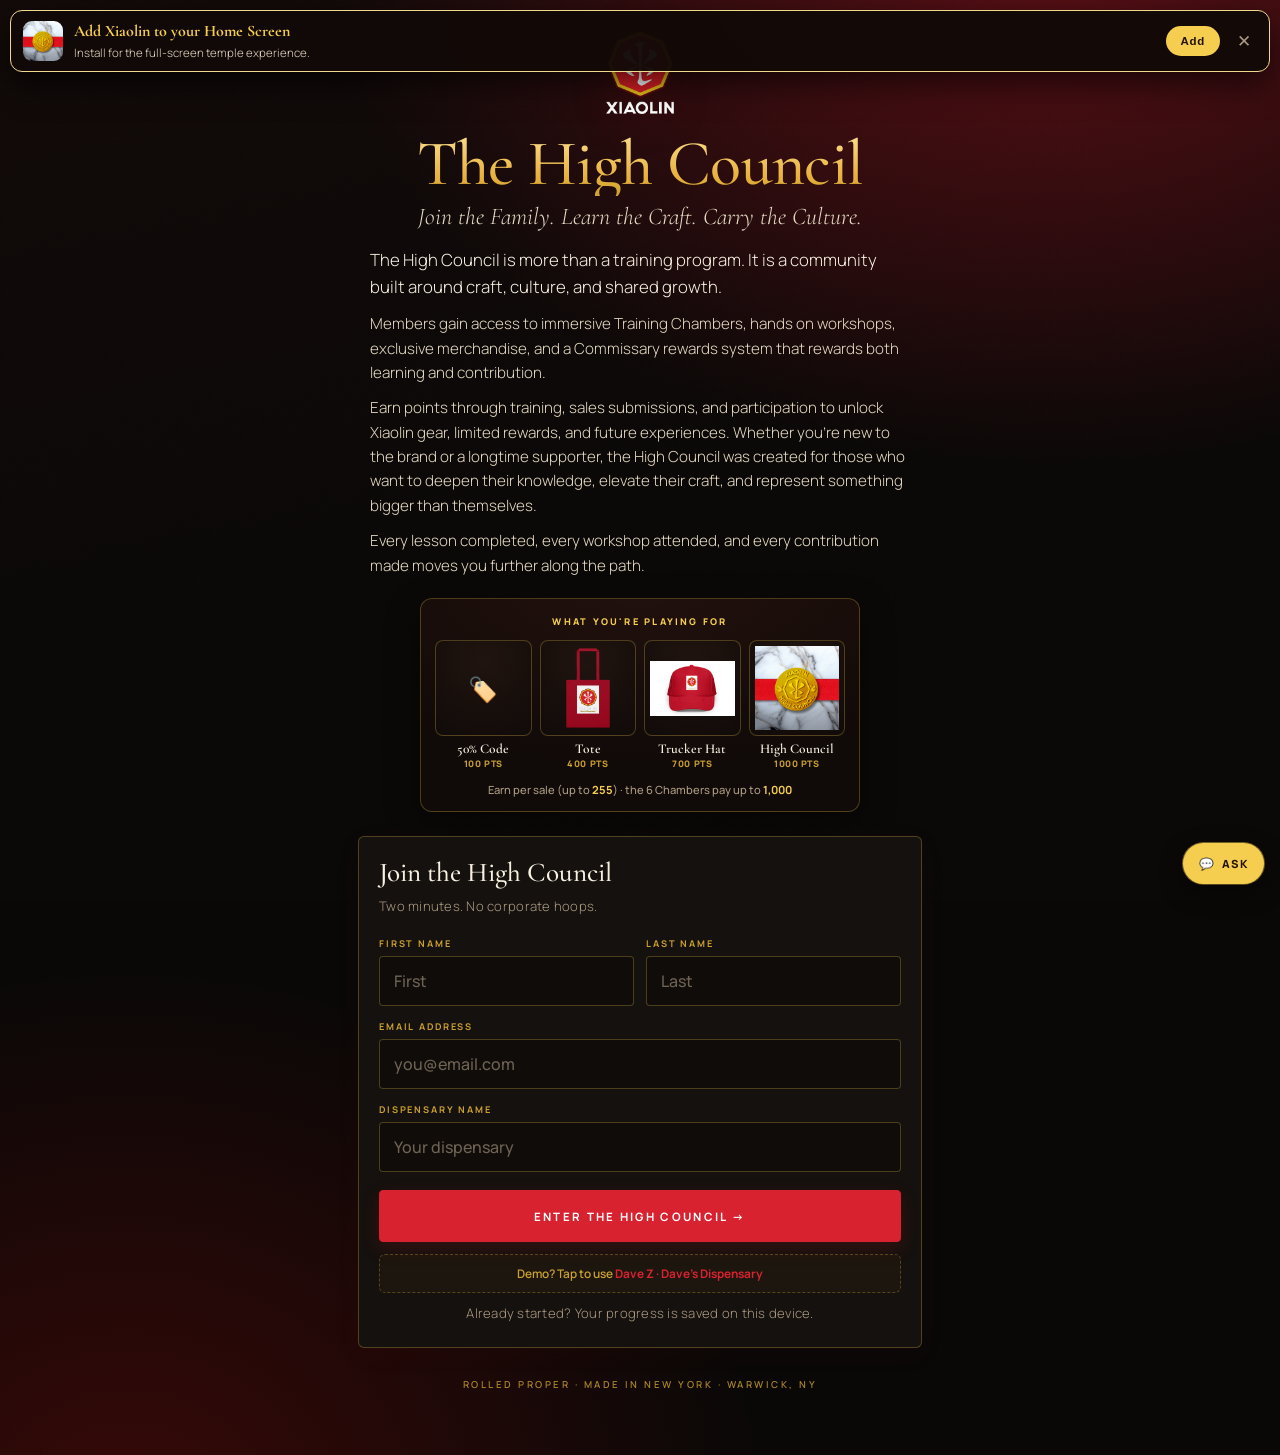
<file: index.html>
<!DOCTYPE html>
<html lang="en">
<head>
<meta charset="UTF-8">
<meta name="viewport" content="width=device-width, initial-scale=1, maximum-scale=1, viewport-fit=cover">
<title>Made in Xiaolin · The High Council</title>
<meta name="description" content="Budtender training for Made in Xiaolin — Colorado's only creative rolling studio. Learn the lineup, pass the quizzes, earn the merch. Rolled Proper.">
<meta name="theme-color" content="#0a0807">
<link rel="icon" href="img/xiaolin-logo.png">
<!-- Installable PWA → launches fullscreen (standalone) on mobile -->
<link rel="manifest" href="manifest.json">
<meta name="mobile-web-app-capable" content="yes">
<meta name="apple-mobile-web-app-capable" content="yes">
<meta name="apple-mobile-web-app-status-bar-style" content="black-translucent">
<meta name="apple-mobile-web-app-title" content="Xiaolin">
<link rel="apple-touch-icon" href="img/icon-192.png">
<!-- Open Graph for shareability -->
<meta property="og:title" content="Made in Xiaolin · The High Council">
<meta property="og:description" content="Train on the lineup, pass the quizzes, earn the merch. Rolled Proper.">
<meta property="og:image" content="img/cannagars/godfather.png">
<meta property="og:type" content="website">
<link rel="preconnect" href="https://fonts.googleapis.com">
<link rel="preconnect" href="https://fonts.gstatic.com" crossorigin>
<link href="https://fonts.googleapis.com/css2?family=Cormorant+Garamond:ital,wght@0,400;0,500;0,600;1,400;1,500&family=Manrope:wght@300;400;500;600;700;800&family=Noto+Serif+SC:wght@300;500;700&display=swap" rel="stylesheet">
<link rel="stylesheet" href="styles.css">
<link rel="stylesheet" href="gates.css">
<script defer src="gates.js"></script>
</head>
<body>
<div class="paper-noise"></div>
<div class="wrap"><div id="app"></div></div>
<script src="a2hs.js"></script>
<script src="data.js"></script>
<script src="app.js"></script>
</body>
</html>
</file>
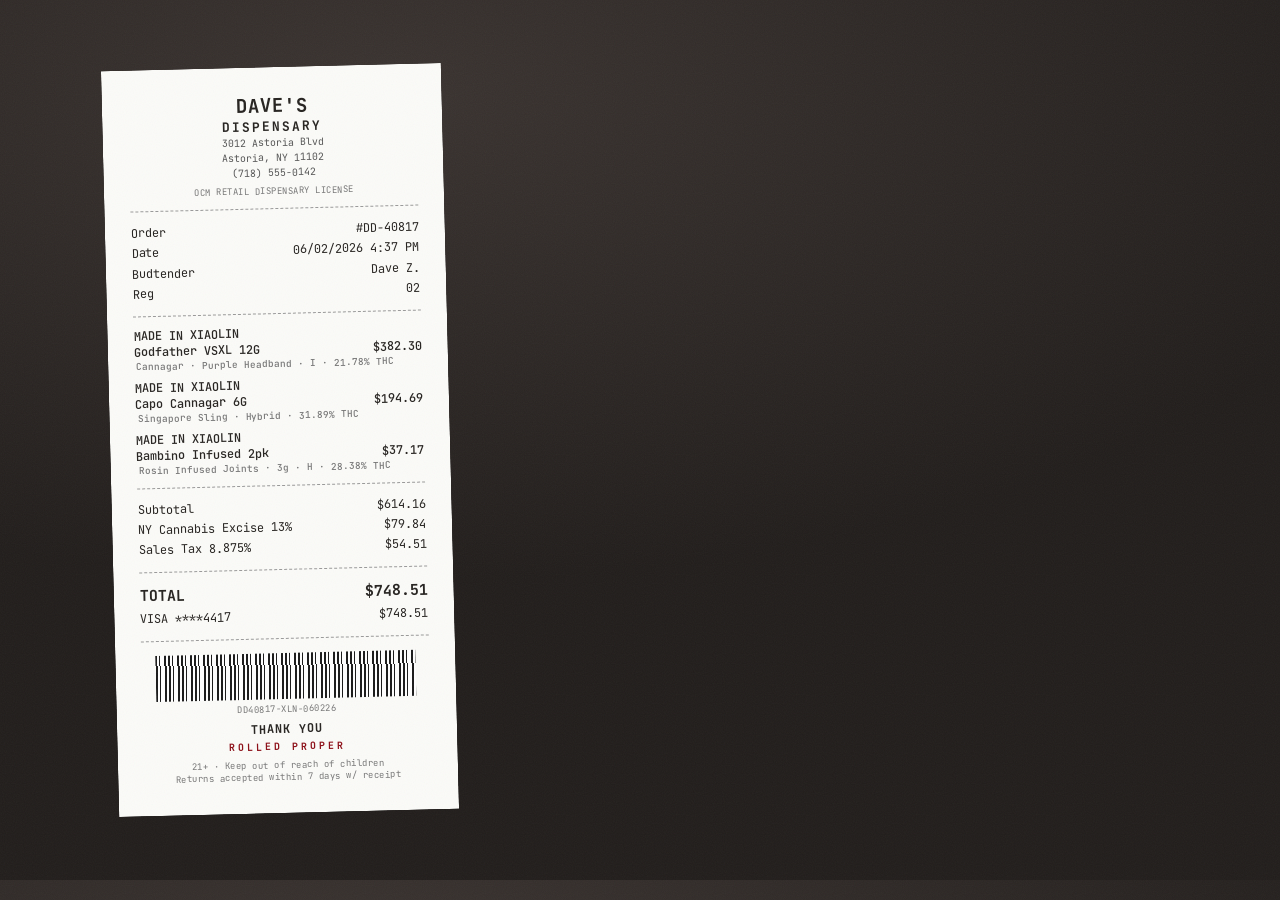
<file: tools/receipt.html>
<!DOCTYPE html>
<html><head><meta charset="UTF-8">
<style>
  @import url('https://fonts.googleapis.com/css2?family=JetBrains+Mono:wght@400;500;700&display=swap');
  *{margin:0;padding:0;box-sizing:border-box}
  body{width:560px;height:880px;display:flex;align-items:center;justify-content:center;
    background:
      radial-gradient(120% 80% at 30% 10%, #3a3330, #211d1b 70%),
      #1c1917;
    font-family:'JetBrains Mono',monospace;}
  /* subtle counter grain */
  body:after{content:"";position:absolute;inset:0;opacity:.05;pointer-events:none;
    background-image:url("data:image/svg+xml,%3Csvg xmlns='http://www.w3.org/2000/svg' width='120' height='120'%3E%3Cfilter id='n'%3E%3CfeTurbulence type='fractalNoise' baseFrequency='.9' numOctaves='2'/%3E%3C/filter%3E%3Crect width='100%25' height='100%25' filter='url(%23n)'/%3E%3C/svg%3E");}
  .receipt{
    width:340px;background:#fbfbf8;color:#1a1a1a;padding:26px 26px 30px;
    transform:rotate(-1.4deg);
    box-shadow:0 30px 60px rgba(0,0,0,.55), 0 6px 16px rgba(0,0,0,.4);
    position:relative;
    /* torn-ish top/bottom via zigzag mask */
    -webkit-mask:
      linear-gradient(#000 0 0) padding-box,
      linear-gradient(#000 0 0);
  }
  /* faded thermal print */
  .receipt *{font-family:'JetBrains Mono',monospace;color:#262320}
  .center{text-align:center}
  .brand{font-weight:700;font-size:19px;letter-spacing:1px}
  .small{font-size:10px;line-height:1.5;color:#555}
  .xs{font-size:9px;color:#777;letter-spacing:.5px}
  hr{border:0;border-top:1px dashed #999;margin:11px 0}
  .row{display:flex;justify-content:space-between;font-size:12px;line-height:1.7}
  .item{font-size:12px;font-weight:500;margin-top:7px}
  .item .ln{display:flex;justify-content:space-between}
  .item .meta{font-size:9.5px;color:#777;padding-left:2px}
  .tot{font-weight:700;font-size:14px}
  .big{font-size:15px}
  .barcode{height:46px;margin:14px auto 4px;width:90%;
    background:repeating-linear-gradient(90deg,#1a1a1a 0 2px,#fff 2px 4px,#1a1a1a 4px 5px,#fff 5px 9px,#1a1a1a 9px 11px,#fff 11px 13px);}
  .thanks{font-weight:700;font-size:12px;letter-spacing:1px;margin-top:6px}
  .seal{font-size:10px;letter-spacing:3px;color:#8c0d16;font-weight:700;margin-top:3px}
</style></head>
<body>
  <div class="receipt">
    <div class="center">
      <div class="brand">DAVE'S</div>
      <div class="brand" style="font-size:13px;letter-spacing:2px">DISPENSARY</div>
      <div class="small">3012 Astoria Blvd<br>Astoria, NY 11102<br>(718) 555-0142</div>
      <div class="xs" style="margin-top:5px">OCM RETAIL DISPENSARY LICENSE</div>
    </div>
    <hr>
    <div class="row"><span>Order</span><span>#DD-40817</span></div>
    <div class="row"><span>Date</span><span>06/02/2026  4:37 PM</span></div>
    <div class="row"><span>Budtender</span><span>Dave Z.</span></div>
    <div class="row"><span>Reg</span><span>02</span></div>
    <hr>

    <div class="item"><div class="ln"><span>MADE IN XIAOLIN</span><span></span></div>
      <div class="ln"><span>Godfather VSXL 12G</span><span>$382.30</span></div>
      <div class="meta">Cannagar · Purple Headband · I · 21.78% THC</div></div>

    <div class="item"><div class="ln"><span>MADE IN XIAOLIN</span><span></span></div>
      <div class="ln"><span>Capo Cannagar 6G</span><span>$194.69</span></div>
      <div class="meta">Singapore Sling · Hybrid · 31.89% THC</div></div>

    <div class="item"><div class="ln"><span>MADE IN XIAOLIN</span><span></span></div>
      <div class="ln"><span>Bambino Infused 2pk</span><span>$37.17</span></div>
      <div class="meta">Rosin Infused Joints · 3g · H · 28.38% THC</div></div>

    <hr>
    <div class="row"><span>Subtotal</span><span>$614.16</span></div>
    <div class="row"><span>NY Cannabis Excise 13%</span><span>$79.84</span></div>
    <div class="row"><span>Sales Tax 8.875%</span><span>$54.51</span></div>
    <hr>
    <div class="row tot big"><span>TOTAL</span><span>$748.51</span></div>
    <div class="row"><span>VISA ****4417</span><span>$748.51</span></div>
    <hr>
    <div class="center">
      <div class="barcode"></div>
      <div class="xs">DD40817-XLN-060226</div>
      <div class="thanks">THANK YOU</div>
      <div class="seal">ROLLED PROPER</div>
      <div class="xs" style="margin-top:6px">21+ · Keep out of reach of children<br>Returns accepted within 7 days w/ receipt</div>
    </div>
  </div>
</body></html>
</file>
<file: styles.css>
/* Made in Xiaolin — Roller Academy. Dark luxe theme matching madeinxiaolin.com
   (black #000 / signature gold #f5ce50 / deep red #780a0a) + the SYPP Cloud Bar
   deck's lacquer-red hero. Black + gold + red. */
:root{
  --bg:#0a0807; --bg2:#1f0e0b;
  --ink:#f8f1e2; --ink-soft:#e6dac4; --mute:#ab9a82; --dim:#8b7a68;
  --red:#d8222f; --red-deep:#9a1320; --red-br:#ff5a4a;
  --gold:#f5ce50; --gold-deep:#caa12f; --gold-soft:#f0d98a;
  --line:rgba(245,206,80,.24); --line-soft:rgba(245,206,80,.10);
  --card:#15110e; --card-line:rgba(245,206,80,.26);
  --good:#48b478; --good-soft:rgba(72,180,120,.13);
  --serif:'Cormorant Garamond',Georgia,serif;
  --sc:'Noto Serif SC',serif;
  --sans:'Manrope',-apple-system,BlinkMacSystemFont,'Segoe UI',sans-serif;
}
*{margin:0;padding:0;box-sizing:border-box}
html{scroll-behavior:smooth;-webkit-text-size-adjust:100%;text-size-adjust:100%}
body{
  background:
    radial-gradient(95% 60% at 82% -4%, rgba(154,19,32,.55), transparent 60%),
    radial-gradient(80% 60% at 10% 104%, rgba(122,10,10,.4), transparent 62%),
    linear-gradient(168deg, #120a09, var(--bg) 55%) fixed;
  background-color:var(--bg);
  color:var(--ink);font-family:var(--sans);font-weight:300;-webkit-font-smoothing:antialiased;
  min-height:100vh;min-height:100dvh;
  overflow-x:hidden;overscroll-behavior-y:none;
  -webkit-tap-highlight-color:transparent;
}
.paper-noise{position:fixed;inset:0;z-index:0;pointer-events:none;opacity:.05;mix-blend-mode:overlay;
  background-image:url("data:image/svg+xml,%3Csvg xmlns='http://www.w3.org/2000/svg' width='140' height='140'%3E%3Cfilter id='n'%3E%3CfeTurbulence type='fractalNoise' baseFrequency='.85' numOctaves='2'/%3E%3C/filter%3E%3Crect width='100%25' height='100%25' filter='url(%23n)' opacity='.5'/%3E%3C/svg%3E");}
.wrap{position:relative;z-index:1;max-width:600px;margin:0 auto;
  padding:0 max(18px,env(safe-area-inset-left)) calc(64px + env(safe-area-inset-bottom)) max(18px,env(safe-area-inset-right));}

/* top bar */
.topbar{display:flex;align-items:center;justify-content:space-between;padding:calc(14px + env(safe-area-inset-top)) 2px 14px;}
.topbar .brand{display:flex;align-items:center;gap:10px}
.topbar .brand img{height:34px;width:auto}
.topbar .brand .nm{font-family:var(--serif);font-size:1.15rem;color:var(--gold);font-weight:600;line-height:1;letter-spacing:.01em}
.topbar .brand .ac{font-size:.52rem;letter-spacing:.34em;text-transform:uppercase;color:var(--gold-deep);font-weight:700;margin-top:3px}
.topbar .pts{font-size:.62rem;letter-spacing:.18em;text-transform:uppercase;color:var(--gold-deep);font-weight:700;text-align:right}
.topbar .pts b{display:block;font-family:var(--serif);font-size:1.5rem;color:var(--gold);font-weight:600;letter-spacing:0}

.kicker{font-size:.66rem;letter-spacing:.34em;text-transform:uppercase;color:var(--gold);font-weight:700;margin-bottom:.9rem}
h1{font-family:var(--serif);font-weight:500;font-size:clamp(2.2rem,7vw,3.4rem);line-height:1;letter-spacing:-.01em;
  color:var(--gold);background:linear-gradient(180deg,#fbe08f,#e8b13c 70%,#caa12f);-webkit-background-clip:text;background-clip:text;-webkit-text-fill-color:transparent}
h2{font-family:var(--serif);font-weight:500;font-size:1.7rem;line-height:1.05;color:var(--ink);margin-bottom:.5rem}
h3{font-weight:700;font-size:.95rem;color:var(--ink)}
.lead{font-size:1.08rem;font-weight:300;line-height:1.55;color:var(--ink-soft);}
p{font-weight:300;line-height:1.62;color:var(--ink-soft);}
.serif-i{font-family:var(--serif);font-style:italic;color:var(--gold-deep);font-weight:500}
.gold{color:var(--gold-deep);font-weight:600}.red-t{color:var(--red);font-weight:600}
.hr{height:2px;background:linear-gradient(90deg,var(--gold),var(--red),transparent);border:0;margin:1.4rem 0;opacity:.75}
.sub{font-size:.82rem;color:var(--mute);letter-spacing:.02em;margin-top:.4rem}
.tag{display:inline-block;border:1px solid var(--line);border-radius:2px;padding:.4em 1em;font-size:.6rem;letter-spacing:.24em;text-transform:uppercase;color:var(--gold-deep);font-weight:700}

/* hero cover */
.cover{text-align:center;padding:30px 6px 10px}
.cover .seal{height:84px;width:auto;margin:0 auto 18px;display:block;filter:drop-shadow(0 4px 18px rgba(90,8,14,.25))}
.cover h1{font-size:clamp(2.6rem,9vw,4rem)}
.cover .promise{font-family:var(--serif);font-style:italic;font-size:1.5rem;color:var(--ink-soft);margin-top:.4rem}
.cover .marque{display:flex;align-items:center;justify-content:center;gap:.8rem;font-size:.6rem;letter-spacing:.3em;text-transform:uppercase;color:var(--mute);margin:18px 0 6px;font-weight:600;flex-wrap:wrap}
.cover .marque .x{color:var(--gold);font-family:var(--serif);font-style:italic;font-size:1.2rem;letter-spacing:0}

/* cards */
.card{background:var(--card);border:1px solid var(--card-line);border-radius:6px;padding:22px 20px;margin:14px 0;box-shadow:0 6px 24px rgba(90,8,14,.07)}
.card.flush{padding:0;overflow:hidden}
.cover .cover-desc{max-width:540px;margin:16px auto 4px;text-align:left}
.cover .cover-desc p{font-size:.95rem;line-height:1.6;color:var(--ink-soft);margin:0 0 .7rem}
.cover .cover-desc p:first-child{font-size:1.05rem;color:var(--ink)}
.two-col{display:flex;gap:12px}
.two-col .field{flex:1;min-width:0}
.field{margin-top:14px}
label{display:block;font-size:.58rem;letter-spacing:.2em;text-transform:uppercase;color:var(--gold-deep);font-weight:700;margin-bottom:6px}
input{width:100%;padding:13px 14px;background:#0f0c0a;border:1.5px solid var(--card-line);border-radius:4px;
  font-family:var(--sans);font-size:16px;color:var(--ink);font-weight:500;transition:border-color .15s,box-shadow .15s}
input:focus{outline:none;border-color:var(--gold);box-shadow:0 0 0 3px rgba(245,206,80,.14)}
input::placeholder{color:#6f6354}

.btn{display:block;width:100%;padding:16px 0;margin-top:18px;background:var(--red);color:#fff;border:1.5px solid var(--red);
  border-radius:4px;font-family:var(--sans);font-size:.72rem;font-weight:700;letter-spacing:.2em;text-transform:uppercase;
  cursor:pointer;box-shadow:0 6px 18px rgba(179,18,31,.22);transition:all .16s;text-align:center;
  touch-action:manipulation;-webkit-user-select:none;user-select:none;min-height:52px}
.btn:active{transform:scale(.985);box-shadow:0 3px 10px rgba(179,18,31,.2)}
.btn:disabled{opacity:.4;cursor:not-allowed;transform:none}
.btn.ghost{background:transparent;color:var(--red);box-shadow:none}
.btn.ghost:hover{background:rgba(179,18,31,.06)}
.btn.gold{background:var(--gold);border-color:var(--gold);box-shadow:0 6px 18px rgba(169,121,26,.28);color:#241400}
.btn.gold:hover{background:var(--gold-deep)}

.err{color:var(--red);font-size:.78rem;margin-top:10px;font-weight:600;display:none}
.err.show{display:block}
.demo-hint{text-align:center;margin-top:12px;font-size:.74rem;color:var(--gold-deep);font-weight:600;cursor:pointer;
  border:1px dashed var(--card-line);border-radius:6px;padding:9px 10px;background:rgba(169,121,26,.05);touch-action:manipulation}
.demo-hint:active{background:rgba(169,121,26,.12)}
.demo-hint strong{color:var(--red)}

/* progress */
.prog-outer{background:var(--line-soft);border-radius:8px;height:12px;overflow:hidden;margin:8px 0 4px}
.prog-inner{background:linear-gradient(90deg,var(--gold),var(--red));height:100%;width:0;transition:width .5s;border-radius:8px}
.prog-label{font-size:.72rem;color:var(--mute);font-weight:600;letter-spacing:.04em}

/* training modules */
/* Chamber titles centered on the Modules page (level + title stacked & centered, bonus below) */
.mod-head{display:flex;flex-direction:column;align-items:center;text-align:center;gap:5px;margin:24px 0 10px;padding-bottom:9px;border-bottom:1px solid var(--line-soft)}
.mod-head .mod-lvl{display:inline-block;font-size:.54rem;letter-spacing:.18em;text-transform:uppercase;font-weight:800;
  color:#241400;background:var(--gold);padding:3px 8px;border-radius:100px;margin-right:9px;vertical-align:middle}
.mod-head .mod-ttl{font-family:var(--serif);font-size:1.35rem;color:var(--ink);font-weight:600}
.mod-head .mod-bonus{flex-shrink:0;font-size:.62rem;letter-spacing:.1em;text-transform:uppercase;font-weight:800;color:var(--gold-deep);white-space:nowrap}
.mod-head.done .mod-bonus{color:var(--good)}
.mod-head.done .mod-lvl{background:var(--good);color:#fff}
.mod-head.capstone .mod-lvl{background:linear-gradient(180deg,#fbe08f,#caa12f);color:#241400}
.mod-head.capstone .mod-ttl{color:var(--gold)}
.sect-card.council-card{background:radial-gradient(120% 120% at 50% 0%, #1c0a08, #100a08 75%);border-color:var(--gold-soft)}
.sect-card.council-card .st{color:var(--gold)}
.sect-card.council-card.locked{opacity:.6}

/* section grid */
.sect-grid{display:grid;grid-template-columns:1fr 1fr;gap:12px;margin:16px 0}
.sect-card{display:block;text-decoration:none;color:var(--ink);background:var(--card);border:1px solid var(--card-line);
  border-radius:6px;padding:16px 15px;position:relative;transition:transform .15s,box-shadow .15s,border-color .15s}
.sect-card:hover{transform:translateY(-2px);box-shadow:0 8px 20px rgba(90,8,14,.1);border-color:var(--red)}
.sect-card.passed{border-color:var(--good);background:var(--good-soft)}
.sect-card.locked{opacity:.55;pointer-events:none}
.sect-card .sn{font-size:.56rem;letter-spacing:.2em;text-transform:uppercase;color:var(--gold-deep);font-weight:700}
.sect-card .st{font-family:var(--serif);font-size:1.25rem;font-weight:600;color:var(--ink);line-height:1.05;margin-top:3px}
.sect-card .sd{font-size:.7rem;color:var(--mute);margin-top:3px}
.sect-card .badge{position:absolute;top:12px;right:13px;font-size:1rem;font-weight:800}
.sect-card.passed .badge{color:var(--good)}

/* training reading view */
/* Full product image, never cropped — natural aspect, scales to width */
.reader-hero{display:block;width:100%;height:auto;object-fit:contain;border-radius:8px;margin-bottom:10px;border:1px solid var(--card-line);background:#1c0f0b}
.reader p{margin:0 0 .62rem;font-size:1.02rem;line-height:1.6}
.reader p:empty{margin-bottom:.5rem}
.reader p:first-of-type{font-size:1.1rem;color:var(--ink)}
.reader strong, .chamber-intro strong, .cs-body strong{color:var(--gold);font-weight:700}
/* lesson sub-headings + lists (so specs / "When to recommend" read as sections, not run-ons) */
.reader h4{font-family:var(--serif);font-size:1.18rem;color:var(--gold);font-weight:700;margin:1.25rem 0 .5rem;line-height:1.25;text-align:center}
.reader h4:first-child{margin-top:.25rem}
.reader ul{margin:.35rem 0 1rem;padding:0;list-style:none}
.reader ul li{position:relative;padding-left:1.15rem;margin:.32rem 0;font-size:1.0rem;line-height:1.5}
.reader ul li::before{content:"•";color:var(--gold);position:absolute;left:.1rem;top:-.02rem;font-weight:700}
/* spec sheet: label left, value right, each on its own line */
.reader ul.specs{margin:.4rem 0 1rem;border-top:1px solid var(--line-soft)}
.reader ul.specs li{display:flex;justify-content:space-between;align-items:baseline;gap:14px;
  padding:.46rem 0;margin:0;border-bottom:1px solid var(--line-soft)}
.reader ul.specs li::before{content:none}
.reader ul.specs li b{color:var(--ink-soft);font-weight:600}
.reader ul.specs li span{color:var(--gold-deep);font-weight:700;text-align:right;white-space:nowrap}

/* Submit Sales banner (Commissary Contributions) — tappable, never distorted */
.sale-banner{display:block;margin:14px 0;border-radius:12px;overflow:hidden;border:1px solid var(--gold-soft);
  box-shadow:0 6px 18px rgba(90,8,14,.18);transition:transform .15s,box-shadow .15s}
.sale-banner:hover{transform:translateY(-2px);box-shadow:0 10px 28px rgba(90,8,14,.30)}
.sale-banner img{display:block;width:100%;height:auto}

/* prominent store CTA */
.store-cta{display:flex;align-items:center;gap:13px;margin:12px 0;padding:14px 16px;text-decoration:none;
  border-radius:12px;border:1px solid var(--gold-soft);color:var(--ink);
  background:linear-gradient(100deg,#fff7e6,#fdeecb);box-shadow:0 6px 18px rgba(156,119,34,.18);
  transition:transform .15s,box-shadow .15s}
.store-cta:hover{transform:translateY(-2px);box-shadow:0 10px 26px rgba(156,119,34,.28)}
.store-cta .sc-ico{font-size:1.7rem;flex-shrink:0}
.store-cta .sc-t{flex:1;display:flex;flex-direction:column;line-height:1.15}
.store-cta .sc-t b{font-family:var(--serif);font-size:1.3rem;font-weight:600;color:var(--red-deep)}
.store-cta .sc-t small{font-size:.78rem;color:var(--ink-soft);margin-top:2px}
.store-cta .sc-go{flex-shrink:0;font-size:.66rem;letter-spacing:.14em;text-transform:uppercase;font-weight:800;color:var(--gold-deep)}

/* national leaderboard */
.lb-hero{text-align:center;margin:10px 0 16px;padding:18px;border-radius:14px;
  background:radial-gradient(120% 120% at 50% 0%,#2a0f0c,#140b08);border:1px solid var(--gold-soft)}
.lb-rank-big{font-family:var(--serif);font-size:3rem;font-weight:700;color:var(--gold);line-height:1}
.lb-rank-sub{color:#e7c9ad;font-size:.92rem;line-height:1.5;margin-top:4px}
.lb-list{display:flex;flex-direction:column;gap:8px}
.lb-row{display:flex;align-items:center;gap:12px;padding:11px 13px;background:var(--card);
  border:1px solid var(--card-line);border-radius:11px}
.lb-row.top{border-color:var(--gold-soft);background:linear-gradient(100deg,#fffaf0,#fdf3da)}
.lb-row.me{border-color:var(--red);box-shadow:0 0 0 2px rgba(154,18,27,.18)}
.lb-rank{flex-shrink:0;width:38px;text-align:center;font-weight:800;font-size:1.1rem;color:var(--gold-deep)}
.lb-row.top .lb-rank{font-size:1.4rem}
.lb-who{flex:1;min-width:0}
.lb-n{font-family:var(--serif);font-size:1.18rem;font-weight:600;line-height:1.1;display:flex;align-items:center;gap:7px}
.lb-you{font-family:var(--sans);font-size:.56rem;letter-spacing:.12em;font-weight:800;color:#fff;background:var(--red);padding:2px 6px;border-radius:100px}
.lb-s{font-size:.76rem;color:var(--mute);margin-top:1px;white-space:nowrap;overflow:hidden;text-overflow:ellipsis}
.lb-pts{flex-shrink:0;text-align:right;font-weight:800;color:var(--red-deep);font-size:1.05rem}
.lb-pts span{display:block;font-size:.56rem;letter-spacing:.1em;text-transform:uppercase;color:var(--mute);font-weight:700}

/* centered home header */
.dash-head{text-align:center;margin:6px 0 4px}
.dash-head .kicker{text-align:center;margin-bottom:6px}
.member-name{font-family:var(--serif);font-size:1.15rem;color:var(--ink-soft);font-style:italic;margin-bottom:8px}
.dash-title{text-align:center;font-size:clamp(2.2rem,8vw,3rem);margin:0 auto}

/* temple-gate CTA button */
.chambers-cta{display:block;text-decoration:none;margin:18px 0;border-radius:14px;overflow:hidden;position:relative;
  border:1px solid var(--gold-soft);box-shadow:0 8px 24px rgba(90,8,14,.18);transition:transform .15s,box-shadow .15s}
.chambers-cta:hover{transform:translateY(-2px);box-shadow:0 12px 30px rgba(90,8,14,.26)}
.chambers-cta:active{transform:scale(.99)}
.chambers-cta img{display:block;width:100%;height:auto}
.chambers-cta .cc-hint{position:absolute;left:0;right:0;bottom:0;padding:9px 10px 10px;text-align:center;
  font-size:.66rem;letter-spacing:.12em;font-weight:800;color:#f5ce50;text-transform:uppercase;
  background:linear-gradient(180deg,transparent,rgba(10,6,4,.85))}
.gate-cta{display:block;text-decoration:none;text-align:center;margin:18px 0;padding:30px 18px 26px;border-radius:16px 16px 7px 7px;position:relative;overflow:hidden;
  background:linear-gradient(rgba(18,7,5,.62),rgba(18,7,5,.74)), url(img/gate-doors.jpg) center/cover;
  border:2px solid var(--gold-soft);box-shadow:0 12px 34px rgba(0,0,0,.5), inset 0 0 60px rgba(0,0,0,.45);
  transition:transform .15s, box-shadow .15s}
.gate-cta:active{transform:scale(.99)}
.gate-cta:before{content:"";position:absolute;top:0;bottom:0;left:50%;width:2px;margin-left:-1px;background:linear-gradient(180deg,transparent,rgba(245,206,80,.55),transparent)}
.gate-cta .gc-k{position:relative;font-size:.6rem;letter-spacing:.34em;text-transform:uppercase;color:var(--gold);font-weight:800}
.gate-cta .gc-t{position:relative;display:block;font-family:var(--serif);font-size:clamp(1.9rem,7.5vw,2.5rem);line-height:1.06;font-weight:600;margin:8px 0 6px;
  background:linear-gradient(180deg,#fbe899,#e8b13c 70%,#caa12f);-webkit-background-clip:text;background-clip:text;-webkit-text-fill-color:transparent;text-shadow:0 2px 30px rgba(245,206,80,.3)}
.gate-cta .gc-hint{position:relative;font-size:.66rem;letter-spacing:.1em;color:var(--ink-soft);font-weight:600}

/* chamber intro on All Chambers page */
.chamber-intro{margin:-2px 0 12px;padding:12px 14px;border-left:3px solid var(--gold-soft);background:rgba(245,206,80,.05);border-radius:0 8px 8px 0}
.chamber-intro p{margin:0 0 .5rem;font-size:.86rem;line-height:1.55;color:var(--ink-soft)}
.chamber-intro p:last-child{margin-bottom:0}

/* chamber complete + final screens */
.complete-screen{text-align:center;padding:14px 0 10px}
.complete-screen .cs-seal{width:96px;height:96px;border-radius:50%;object-fit:cover;border:2px solid var(--gold-soft);margin:8px auto 14px;display:block;box-shadow:0 0 40px rgba(245,206,80,.4)}
.complete-screen .cs-seal.big{width:130px;height:130px;box-shadow:0 0 64px rgba(245,206,80,.6)}
.complete-screen .cs-body{text-align:left;max-width:520px;margin:14px auto 8px}
.complete-screen.final{padding-top:8px}

/* products */
.prod-row{display:flex;gap:14px;align-items:center;padding:14px 0;border-bottom:1px solid var(--line-soft)}
.prod-row:last-child{border-bottom:0}
.prod-row img{width:64px;height:64px;object-fit:contain;flex-shrink:0;filter:drop-shadow(0 4px 10px rgba(90,8,14,.18))}
.prod-row .pn{font-family:var(--serif);font-size:1.15rem;color:var(--ink);font-weight:600;line-height:1}
.prod-row .pl{font-size:.58rem;letter-spacing:.16em;text-transform:uppercase;color:var(--gold-deep);font-weight:700;margin:3px 0}
.prod-row .pinfo{flex:1;min-width:0}
.prod-row .pspecs{font-family:var(--sc);font-size:.72rem;color:var(--gold-deep);font-weight:500;margin:2px 0 3px;letter-spacing:.01em}
.prod-row .pprice{flex-shrink:0;align-self:flex-start;font-family:var(--serif);font-weight:600;font-size:1.25rem;color:var(--gold);margin-left:6px;white-space:nowrap}
.prod-row .pprice.none{font-size:.7rem;color:var(--dim);font-weight:600;font-family:var(--sans);letter-spacing:.04em;align-self:center}
.prod-row .pprice .pearn{display:block;font-family:var(--sans);font-size:.56rem;letter-spacing:.08em;text-transform:uppercase;color:var(--good);font-weight:800;margin-top:2px;text-align:right}
.prod-row .pb{font-size:.78rem;color:var(--mute);line-height:1.4}

/* official spec sheet */
.spec-link{display:block;text-decoration:none;margin:6px 0 4px}
.spec-sheet{width:100%;border-radius:6px;border:1px solid var(--card-line);box-shadow:0 6px 20px rgba(90,8,14,.1);display:block}
.spec-link span{display:block;text-align:center;font-size:.62rem;letter-spacing:.16em;text-transform:uppercase;color:var(--gold-deep);font-weight:700;margin-top:6px}

/* training movie CTA */
.movie-cta{display:block;text-decoration:none;background:linear-gradient(150deg,#5d090f,#7c0d15);color:#ffe6a8;
  border:1px solid var(--gold-soft);border-radius:8px;padding:15px 18px;margin:4px 0 16px;font-weight:700;font-size:.95rem;
  font-family:var(--serif);box-shadow:0 6px 18px rgba(90,8,14,.18);transition:transform .15s}
.movie-cta:active{transform:scale(.99)}
.movie-cta span{display:block;font-family:var(--sans);font-weight:500;font-size:.7rem;letter-spacing:.04em;color:#e7c9ad;margin-top:3px;text-transform:none}

/* quiz */
.qcard{background:var(--card);border:1px solid var(--card-line);border-radius:6px;padding:18px;margin:14px 0;transition:border-color .15s}
.qcard.correct{border-color:var(--good);background:var(--good-soft)}
.qcard.wrong{border-color:var(--red);background:rgba(216,34,47,.12)}
.qprompt{font-family:var(--serif);font-size:1.3rem;font-weight:600;color:var(--ink);line-height:1.2;margin-bottom:12px}
.qopt{display:flex;align-items:flex-start;gap:10px;padding:12px 14px;border:1.5px solid var(--card-line);border-radius:4px;
  cursor:pointer;background:#0f0c0a;margin-bottom:8px;transition:border-color .12s,background .12s}
.qopt:hover{border-color:var(--gold)}
.qopt.sel{border-color:var(--gold);background:rgba(245,206,80,.10)}
.qopt input{width:18px;height:18px;margin-top:2px;accent-color:var(--red);flex-shrink:0}
.qopt span{font-size:.92rem;color:var(--ink-soft);font-weight:400;line-height:1.35}
.qexplain{margin-top:10px;font-size:.82rem;color:var(--ink-soft);line-height:1.45;padding:10px 13px;background:rgba(169,121,26,.08);border-radius:4px;border-left:3px solid var(--gold)}
.qexplain strong{color:var(--ink)}

/* score / unlock */
.score{border-radius:8px;padding:24px;text-align:center;margin:18px 0;color:#fff}
.score.pass{background:linear-gradient(150deg,var(--good),#0f5c2d)}
.score.fail{background:linear-gradient(150deg,var(--red-deep),var(--red))}
.score .pct{font-family:var(--serif);font-size:3.2rem;line-height:1;font-weight:600}
.score .tag{color:rgba(255,255,255,.9);border:0;padding:0;display:block;margin-top:4px}
.score .msg{margin-top:10px;font-size:.92rem;line-height:1.5;color:rgba(255,255,255,.95)}

.unlock{background:linear-gradient(150deg,#5d090f,#7c0d15 60%,var(--gold-deep));color:#f7efdd;border-radius:10px;
  padding:26px 22px;text-align:center;margin:18px 0;box-shadow:0 14px 40px rgba(90,8,14,.3);border:1px solid var(--gold-soft)}
.unlock .ut{font-size:.6rem;letter-spacing:.3em;text-transform:uppercase;color:var(--gold-soft);font-weight:700}
.unlock h2{font-family:var(--serif);color:#fff;font-size:2rem;margin:8px 0 4px}
.unlock .code{font-family:var(--sc);font-size:1.5rem;letter-spacing:.12em;background:rgba(255,255,255,.1);
  border:1px dashed var(--gold-soft);padding:12px;border-radius:6px;margin:14px 0;color:#ffe6a8;font-weight:500;word-break:break-all}
.unlock .gv{font-size:.85rem;color:#e7c9ad;margin-top:8px}

/* code chip on dashboard */
.codechip{background:var(--gold);color:#241400;border-radius:6px;padding:14px 16px;text-align:center;margin:12px 0}
.codechip .l{font-size:.56rem;letter-spacing:.2em;text-transform:uppercase;font-weight:700}
.codechip .c{font-family:var(--sc);font-size:1.3rem;letter-spacing:.12em;margin-top:4px;font-weight:500}
.codechip.locked{background:rgba(245,206,80,.05);border:1px dashed var(--card-line);color:var(--mute)}

.perks{display:grid;grid-template-columns:1fr 1fr;gap:10px;margin-top:8px}
.perk{background:var(--card);border:1px solid var(--card-line);border-radius:6px;padding:14px}
.perk .pi{font-size:1.3rem}
.perk .pt{font-family:var(--serif);font-size:1.05rem;color:var(--ink);font-weight:600;margin-top:4px;line-height:1.05}
.perk .pp{font-size:.74rem;color:var(--mute);margin-top:3px;line-height:1.35}

/* cover earn-strip (merch hype) */
.earn-strip{margin:20px auto 0;max-width:440px;padding:16px 14px 14px;border-radius:12px;
  background:radial-gradient(120% 120% at 50% -10%, #23110d, #100a08 75%);border:1px solid var(--card-line);box-shadow:0 12px 34px rgba(0,0,0,.4)}
.earn-strip .es-head{font-size:.58rem;letter-spacing:.24em;text-transform:uppercase;color:var(--gold);font-weight:800;margin-bottom:12px}
.earn-strip .es-row{display:grid;grid-template-columns:repeat(4,1fr);gap:8px}
.es-item{display:flex;flex-direction:column;align-items:center}
.es-pic{width:100%;aspect-ratio:1;border-radius:8px;background:radial-gradient(120% 120% at 50% 20%,#20140f,#0c0807);
  border:1px solid var(--card-line);display:flex;align-items:center;justify-content:center;overflow:hidden}
.es-pic img{width:100%;height:100%;object-fit:contain;padding:5px}
.es-pic span{font-size:1.5rem}
.es-c{font-family:var(--serif);font-size:.84rem;color:var(--ink);font-weight:600;margin-top:6px;line-height:1.05;text-align:center}
.es-p{font-size:.56rem;letter-spacing:.06em;text-transform:uppercase;color:var(--gold-deep);font-weight:800;margin-top:1px}
.earn-strip .es-rule{font-size:.7rem;color:var(--mute);font-weight:500;margin-top:12px;text-align:center}
.earn-strip .es-rule b{color:var(--gold)}

/* points hero */
.pts-hero{position:relative;overflow:hidden;margin:16px 0 6px;padding:24px 20px 18px;border-radius:12px;text-align:center;
  background:radial-gradient(120% 100% at 50% -10%, #2a0f0c, #100a08 72%);border:1px solid var(--card-line);
  box-shadow:0 14px 40px rgba(0,0,0,.45)}
.pts-hero .ph-glow{position:absolute;top:-40%;left:50%;transform:translateX(-50%);width:240px;height:240px;
  background:radial-gradient(circle, rgba(245,206,80,.28), transparent 62%);pointer-events:none}
.pts-hero .ph-num{position:relative;font-family:var(--serif);font-weight:600;font-size:3.6rem;line-height:1;
  background:linear-gradient(180deg,#fbe899,#e8b13c 70%,#caa12f);-webkit-background-clip:text;background-clip:text;-webkit-text-fill-color:transparent}
.pts-hero .ph-num span{font-size:1rem;letter-spacing:.1em;text-transform:uppercase;margin-left:7px;-webkit-text-fill-color:var(--gold-deep)}
.pts-hero .ph-sub{position:relative;color:var(--ink-soft);font-size:.85rem;font-weight:600;margin-top:4px}
.pts-hero .ph-bar{position:relative;height:10px;border-radius:6px;background:rgba(245,206,80,.12);margin:18px 0 22px;overflow:visible}
.pts-hero .ph-fill{height:100%;border-radius:6px;background:linear-gradient(90deg,var(--red),var(--gold));box-shadow:0 0 14px rgba(245,206,80,.5);transition:width .6s}
.pts-hero .ph-cap{position:absolute;top:14px;transform:translateX(-50%);font-size:.54rem;letter-spacing:.05em;color:var(--dim);font-weight:700;white-space:nowrap}
.pts-hero .ph-cap.end{left:auto;right:0;transform:none;color:var(--gold)}
.pts-hero .ph-rule{position:relative;font-size:.74rem;color:var(--mute);font-weight:500}
.pts-hero .ph-rule b{color:var(--gold)}

/* rewards vault header */
.vault-head{display:flex;align-items:baseline;justify-content:space-between;margin:26px 0 10px}
.vault-head h3{font-family:var(--serif);font-size:1.5rem;color:var(--gold);font-weight:600}
.vault-link{font-size:.66rem;letter-spacing:.16em;text-transform:uppercase;color:var(--red-br);font-weight:700;text-decoration:none}

/* merch ladder */
.merch-ladder{display:flex;flex-direction:column;gap:12px}
.merch-ladder.compact{display:grid;grid-template-columns:1fr 1fr;gap:10px}
.ml-item{display:flex;gap:14px;align-items:center;background:var(--card);border:1px solid var(--card-line);border-radius:10px;overflow:hidden;transition:border-color .15s}
.merch-ladder.compact .ml-item{flex-direction:column;gap:0;text-align:center}
.ml-item.got{border-color:var(--gold);box-shadow:0 0 0 1px rgba(245,206,80,.3),0 8px 24px rgba(245,206,80,.08)}
.ml-item.locked{opacity:.82}
.ml-media{position:relative;width:108px;height:108px;flex-shrink:0;display:flex;align-items:center;justify-content:center;
  background:radial-gradient(120% 120% at 50% 20%, #20140f, #0c0807);overflow:hidden}
.merch-ladder.compact .ml-media{width:100%;height:120px}
.ml-media img{width:100%;height:100%;object-fit:contain;padding:8px}
.ml-item.locked .ml-media img{filter:grayscale(.55) brightness(.8)}
.ml-ico{font-size:2.6rem}
.ml-badge{position:absolute;bottom:6px;left:50%;transform:translateX(-50%);font-size:.56rem;letter-spacing:.08em;font-weight:800;
  text-transform:uppercase;padding:3px 9px;border-radius:100px;white-space:nowrap;
  background:rgba(0,0,0,.7);color:var(--gold);border:1px solid var(--card-line)}
.ml-item.got .ml-badge{background:var(--gold);color:#241400;border-color:var(--gold)}
.ml-body{padding:12px 14px 12px 0;flex:1;min-width:0}
.merch-ladder.compact .ml-body{padding:10px 10px 14px}
.ml-t{font-family:var(--serif);font-size:1.2rem;color:var(--ink);font-weight:600;line-height:1.05}
.ml-co{font-size:.6rem;letter-spacing:.14em;text-transform:uppercase;color:var(--gold-deep);font-weight:700;margin-top:3px}
.ml-d{font-size:.78rem;color:var(--mute);line-height:1.4;margin-top:5px}

/* bot apply button */
.hcb-apply{margin:8px 0 2px}
.hcb-apply button{background:var(--gold);color:#241400;border:none;border-radius:8px;padding:11px 16px;font-weight:800;
  font-size:.78rem;letter-spacing:.04em;cursor:pointer;width:100%;touch-action:manipulation}
.hcb-apply button:active{transform:scale(.98)}
.hcb-apply.done{background:var(--good-soft);border:1px solid var(--good);color:var(--good);border-radius:8px;padding:10px 14px;font-weight:700;font-size:.78rem;text-align:center}

/* admin App Expert card */
.expert-card{display:flex;align-items:center;gap:13px;cursor:pointer;margin:14px 0;padding:16px 16px;border-radius:10px;
  background:radial-gradient(120% 120% at 50% 0%,#2a0f0c,#15110e);border:1px solid var(--gold-soft);
  box-shadow:0 8px 24px rgba(0,0,0,.4)}
.expert-card:active{transform:scale(.99)}
.expert-card .ex-ico{font-size:1.9rem;flex-shrink:0}
.expert-card .ex-h{font-family:var(--serif);font-size:1.25rem;color:var(--gold);font-weight:600;line-height:1}
.expert-card .ex-d{font-size:.76rem;color:var(--ink-soft);line-height:1.4;margin-top:4px}
.expert-card .ex-go{flex-shrink:0;font-size:.6rem;letter-spacing:.14em;text-transform:uppercase;color:var(--gold);font-weight:800}
/* admin bot accent */
#hcBotPanel.admin{border-color:var(--gold)}
#hcBotPanel.admin .hcb-head{background:radial-gradient(120% 120% at 50% 0%,#3a1a06,#15110e)}
#hcBotPanel.admin .hcb-msg.user{background:var(--gold)}

/* support bot widget */
#hcBot{position:fixed;right:16px;bottom:calc(16px + env(safe-area-inset-bottom));z-index:60}
#hcBotBtn{display:flex;align-items:center;gap:7px;background:var(--gold);color:#241400;border:none;border-radius:100px;
  padding:12px 16px;font-family:var(--sans);font-weight:800;font-size:.74rem;letter-spacing:.08em;text-transform:uppercase;
  box-shadow:0 8px 24px rgba(0,0,0,.45),0 0 0 1px rgba(245,206,80,.5);cursor:pointer;touch-action:manipulation}
#hcBotBtn span{font-size:.7rem}
#hcBotBtn:active{transform:scale(.96)}
#hcBotPanel{position:fixed;right:14px;bottom:calc(72px + env(safe-area-inset-bottom));width:min(360px,calc(100vw - 28px));
  height:min(520px,70vh);background:#120c0a;border:1px solid var(--gold-soft);border-radius:14px;overflow:hidden;
  display:flex;flex-direction:column;box-shadow:0 20px 60px rgba(0,0,0,.6)}
.hcb-head{display:flex;align-items:center;justify-content:space-between;padding:13px 15px;
  background:radial-gradient(120% 120% at 50% 0%,#2a0f0c,#15110e);border-bottom:1px solid var(--card-line)}
.hcb-head span{font-family:var(--serif);font-size:1.1rem;color:var(--gold);font-weight:600}
.hcb-head button{background:none;border:none;color:var(--mute);font-size:1.1rem;cursor:pointer;padding:2px 6px}
.hcb-msgs{flex:1;overflow-y:auto;padding:14px;display:flex;flex-direction:column;gap:10px}
.hcb-msg{max-width:85%;padding:10px 13px;border-radius:12px;font-size:.86rem;line-height:1.45;white-space:pre-wrap;word-break:break-word}
.hcb-msg.assistant{background:var(--card);border:1px solid var(--card-line);color:var(--ink-soft);align-self:flex-start;border-bottom-left-radius:3px}
.hcb-msg.user{background:var(--gold);color:#241400;align-self:flex-end;font-weight:500;border-bottom-right-radius:3px}
.hcb-typing{letter-spacing:2px;color:var(--gold);animation:hcblink 1s infinite}
@keyframes hcblink{50%{opacity:.4}}
.hcb-input{display:flex;gap:8px;padding:11px;border-top:1px solid var(--card-line);background:#0f0c0a}
.hcb-input input{flex:1;padding:11px 13px;background:#1a1512;border:1px solid var(--card-line);border-radius:100px;color:var(--ink);font-size:15px}
.hcb-input button{flex-shrink:0;width:42px;border:none;border-radius:50%;background:var(--gold);color:#241400;font-size:1.1rem;font-weight:800;cursor:pointer}

/* High Council events */
.ev-list{display:flex;flex-direction:column;gap:10px}
.ev-row{display:flex;gap:13px;background:var(--card);border:1px solid var(--card-line);border-radius:10px;padding:13px 14px}
.ev-date{flex-shrink:0;width:50px;text-align:center;background:radial-gradient(120% 120% at 50% 0%,#2a0f0c,#100a08);border:1px solid var(--card-line);border-radius:8px;padding:8px 0;align-self:flex-start}
.ev-date .ev-mo{display:block;font-size:.56rem;letter-spacing:.14em;text-transform:uppercase;color:var(--gold);font-weight:800}
.ev-date .ev-day{display:block;font-family:var(--serif);font-size:1.5rem;color:var(--ink);font-weight:600;line-height:1}
.ev-date.tbd{display:flex;align-items:center;justify-content:center;min-height:46px}
.ev-date.tbd .ev-mo{font-size:.92rem;letter-spacing:.1em;color:var(--gold)}
.ev-actions{display:flex;gap:8px;margin-top:10px;flex-wrap:wrap}
.ev-act{font-size:.72rem;font-weight:700;text-decoration:none;padding:6px 12px;border-radius:100px;
  border:1px solid var(--card-line);color:var(--ink-soft);background:var(--card);transition:border-color .15s,color .15s}
.ev-act:hover{border-color:var(--gold);color:var(--gold-deep)}
.ev-act.reg{background:var(--red);color:#fff;border-color:var(--red)}
.ev-act.reg:hover{background:var(--red-deep);color:#fff;border-color:var(--red-deep)}
.ev-type{font-size:.56rem;letter-spacing:.14em;text-transform:uppercase;color:var(--gold-deep);font-weight:800}
.ev-t{font-family:var(--serif);font-size:1.15rem;color:var(--ink);font-weight:600;line-height:1.1;margin-top:2px}
.ev-note{font-size:.78rem;color:var(--mute);line-height:1.4;margin-top:3px}
.ev-where{font-size:.68rem;color:var(--gold-deep);font-weight:600;margin-top:4px}

/* Add-to-Home-Screen banner */
#a2hs{position:fixed;z-index:100001;left:10px;right:10px;
  background:rgba(18,10,8,.97);border:1px solid var(--gold-soft);box-shadow:0 12px 32px rgba(0,0,0,.6);
  border-radius:12px;transition:transform .42s cubic-bezier(.2,.85,.25,1)}
/* top variant (Android / desktop / "open in Safari" notice) */
#a2hs.a2-top{top:calc(10px + env(safe-area-inset-top));display:flex;align-items:center;gap:11px;
  padding:10px 12px;transform:translateY(-160%)}
#a2hs.a2-top.show{transform:translateY(0)}
/* bottom variant (iOS Safari install steps, anchored near the Share button) */
#a2hs.a2-bottom{bottom:calc(12px + env(safe-area-inset-bottom));padding:13px 14px 16px;transform:translateY(180%)}
#a2hs.a2-bottom.show{transform:translateY(0)}
#a2hs img{width:40px;height:40px;border-radius:9px;flex-shrink:0}
#a2hs .a2-tx{flex:1;min-width:0;line-height:1.25}
#a2hs .a2-tx b{display:block;font-family:var(--serif);font-size:1rem;color:var(--gold)}
#a2hs .a2-tx span{font-size:.72rem;color:var(--ink-soft)}
#a2hs #a2-add,#a2hs #a2-copy{flex-shrink:0;background:var(--gold);color:#241400;border:none;border-radius:100px;padding:9px 15px;font-weight:800;font-size:.72rem;letter-spacing:.06em;cursor:pointer;white-space:nowrap}
#a2hs #a2-x{position:static;flex-shrink:0;background:none;border:none;color:var(--mute);font-size:1.05rem;cursor:pointer;padding:2px 6px}
/* iOS step card */
#a2hs.a2-ios #a2-x{position:absolute;top:6px;right:8px}
#a2hs .a2-row{display:flex;align-items:center;gap:11px}
#a2hs .a2-steps{margin:11px 0 0;padding:0 0 0 1.15rem;list-style:decimal}
#a2hs .a2-steps li{font-size:.82rem;color:var(--ink-soft);margin:0 0 4px;line-height:1.45}
#a2hs .a2-steps li b{color:var(--gold)}
#a2hs .a2-steps svg{vertical-align:-4px;margin:0 1px}
#a2hs .a2-point{text-align:center;color:var(--gold);font-size:1.5rem;line-height:.7;margin-top:6px;animation:a2bob 1.1s ease-in-out infinite}
@keyframes a2bob{0%,100%{transform:translateY(0)}50%{transform:translateY(5px)}}

/* admin chip */
.admin-chip{font-size:.56rem;letter-spacing:.16em;text-transform:uppercase;font-weight:800;color:#241400;background:var(--gold);
  padding:5px 10px;border-radius:100px;text-decoration:none;white-space:nowrap}
.admin-chip:active{opacity:.85}

/* admin panel */
.wrap-admin{position:relative;z-index:1;max-width:680px;margin:0 auto;
  padding:max(14px,env(safe-area-inset-top)) 18px calc(56px + env(safe-area-inset-bottom))}
.adm-stats{display:grid;grid-template-columns:repeat(4,1fr);gap:8px;margin:14px 0 18px}
.adm-stat{background:var(--card);border:1px solid var(--card-line);border-radius:8px;padding:12px 6px;text-align:center}
.adm-stat b{display:block;font-family:var(--serif);font-size:1.5rem;color:var(--gold);font-weight:600;line-height:1}
.adm-stat{font-size:.54rem;letter-spacing:.12em;text-transform:uppercase;color:var(--mute);font-weight:700}
.adm-store{font-family:var(--serif);font-size:1.05rem;color:var(--ink);font-weight:600;margin:16px 0 8px;display:flex;justify-content:space-between;align-items:baseline}
.adm-store span{font-family:var(--sans);font-size:.6rem;letter-spacing:.14em;text-transform:uppercase;color:var(--gold-deep);font-weight:700}
.adm-user{display:flex;align-items:center;justify-content:space-between;gap:10px;background:var(--card);border:1px solid var(--card-line);
  border-radius:8px;padding:13px 15px;margin-bottom:8px;text-decoration:none;transition:border-color .15s}
.adm-user:active{border-color:var(--gold)}
.au-n{font-family:var(--serif);font-size:1.1rem;color:var(--ink);font-weight:600;display:flex;align-items:center;gap:7px}
.au-admin{font-size:.5rem;letter-spacing:.1em;background:var(--red);color:#fff;padding:2px 6px;border-radius:100px;font-weight:800;font-family:var(--sans)}
.au-s{font-size:.72rem;color:var(--mute);margin-top:2px}
.au-p{flex-shrink:0;font-family:var(--serif);font-size:1.4rem;color:var(--gold);font-weight:600;text-align:right;line-height:1}
.au-p span{display:block;font-family:var(--sans);font-size:.5rem;letter-spacing:.12em;text-transform:uppercase;color:var(--mute);font-weight:700}
.qc-out{margin-top:14px;text-align:center;background:rgba(245,206,80,.06);border:1px solid var(--card-line);border-radius:8px;padding:16px}
.qc-h{font-family:var(--serif);font-size:1.05rem;color:var(--good);font-weight:600}
.qc-qr{width:150px;height:150px;border-radius:8px;margin:10px auto;display:block;background:#fff;padding:6px}
.qc-link{font-family:var(--sc);font-size:.72rem;color:var(--gold);word-break:break-all;cursor:pointer;background:rgba(0,0,0,.3);padding:8px;border-radius:6px}
.qc-hint{font-size:.68rem;color:var(--mute);margin-top:8px}
.cert-score{display:flex;align-items:center;justify-content:space-between;background:var(--good-soft);border:1px solid var(--good);
  border-radius:8px;padding:11px 16px;margin:10px 0}
.cert-score span{font-size:.66rem;letter-spacing:.14em;text-transform:uppercase;color:var(--good);font-weight:800}
.cert-score b{font-family:var(--serif);font-size:1.6rem;color:var(--good);font-weight:700}

/* exchange */
.ex-grid{display:grid;grid-template-columns:1fr 1fr;gap:12px;margin:8px 0}
.ex-item{background:var(--card);border:1px solid var(--card-line);border-radius:10px;overflow:hidden;display:flex;flex-direction:column}
.ex-item.can{border-color:var(--gold)}
.ex-media{position:relative;height:120px;background:radial-gradient(120% 120% at 50% 20%,#20140f,#0c0807);display:flex;align-items:center;justify-content:center}
.ex-media img{width:100%;height:100%;object-fit:contain;padding:10px}
.ex-item.no .ex-media img{filter:grayscale(.5) brightness(.85)}
.ex-tag{position:absolute;top:7px;left:7px;font-size:.5rem;letter-spacing:.12em;text-transform:uppercase;font-weight:800;
  background:rgba(0,0,0,.65);color:var(--gold);border:1px solid var(--card-line);padding:2px 7px;border-radius:100px}
.ex-b{padding:11px 12px 13px}
.ex-n{font-family:var(--serif);font-size:1.05rem;color:var(--ink);font-weight:600;line-height:1.1}
.ex-p{font-family:var(--sc);font-size:.82rem;color:var(--gold-deep);font-weight:600;margin:3px 0 8px}
.ex-b .btn{margin-top:0;font-size:.6rem;padding:11px 0;min-height:0}

/* receipt thumbs + sale rows */
.rcpt-thumb{width:34px;height:34px;object-fit:cover;border-radius:4px;border:1px solid var(--card-line);cursor:pointer;flex-shrink:0}
.sale-row .sr-name{flex:1;min-width:0}
.sale-row .sr-pts{color:var(--good);font-weight:700;font-family:var(--sans);font-size:.78rem}
.sale-row .sr-amt{font-family:var(--sc);color:var(--gold-deep);font-weight:600}
.img-light{position:fixed;inset:0;z-index:50;background:rgba(0,0,0,.88);display:flex;align-items:center;justify-content:center;padding:24px;cursor:zoom-out}
.img-light img{max-width:100%;max-height:100%;border-radius:8px;box-shadow:0 12px 50px rgba(0,0,0,.6)}

/* commissary redemption rows */
.comm-row{display:flex;align-items:center;gap:13px;padding:11px 0;border-bottom:1px solid var(--line-soft)}
.comm-row:last-child{border-bottom:0}
.comm-row img{width:46px;height:46px;object-fit:contain;flex-shrink:0}
.comm-row.got img{filter:drop-shadow(0 0 8px rgba(245,206,80,.4))}
.comm-row .comm-n{flex:1;font-family:var(--serif);font-size:1.1rem;color:var(--ink);font-weight:600}
.comm-row .comm-p{font-family:var(--sc);font-size:.82rem;color:var(--gold-deep);font-weight:600;white-space:nowrap}
.comm-row.got .comm-p{color:var(--good)}

/* locked council */
.council.locked{filter:saturate(.9)}
.council-seal.dim{filter:grayscale(.5) brightness(.7);opacity:.85}

/* two-step unlock tracker */
.unlock-steps{margin-top:14px;display:flex;flex-direction:column;gap:8px}
.unlock-step{display:flex;align-items:center;gap:11px;padding:11px 13px;border:1.5px solid var(--card-line);border-radius:6px;background:#0f0c0a}
.unlock-step.done{border-color:var(--good);background:var(--good-soft)}
.unlock-step .us-tick{flex-shrink:0;width:24px;height:24px;border-radius:50%;display:flex;align-items:center;justify-content:center;
  font-weight:800;font-size:.9rem;background:var(--line-soft);color:var(--mute)}
.unlock-step.done .us-tick{background:var(--good);color:#fff}
.unlock-step .us-l{font-family:var(--serif);font-size:1.05rem;font-weight:600;color:var(--ink);line-height:1.1}
.unlock-step .us-s{font-size:.72rem;color:var(--mute);margin-top:1px}

/* receipt scanner */
.sel{width:100%;padding:14px;min-height:52px;background:#0f0c0a;border:1.5px solid var(--card-line);border-radius:4px;
  font-family:var(--sans);font-size:16px;color:var(--ink);font-weight:500;-webkit-appearance:none;appearance:none;
  background-image:url("data:image/svg+xml,%3Csvg xmlns='http://www.w3.org/2000/svg' width='12' height='8'%3E%3Cpath d='M1 1l5 5 5-5' stroke='%23f5ce50' stroke-width='1.6' fill='none'/%3E%3C/svg%3E");
  background-repeat:no-repeat;background-position:right 16px center;padding-right:38px}
.sel:focus{outline:none;border-color:var(--gold);box-shadow:0 0 0 3px rgba(245,206,80,.14)}
.scan-drop{display:flex;align-items:center;justify-content:center;min-height:160px;padding:20px 16px;border:2px dashed var(--card-line);
  border-radius:8px;background:rgba(169,121,26,.05);cursor:pointer;text-align:center;overflow:hidden;transition:border-color .15s,background .15s}
.scan-drop > div{width:100%;max-width:100%}
.scan-t{max-width:100%;text-transform:none}
.scan-s{text-transform:none}
.scan-drop:hover{border-color:var(--red)}
.scan-drop.scanning{border-color:var(--gold);background:rgba(169,121,26,.12)}
.scan-drop.captured{border-style:solid;border-color:var(--good);padding:0}
.scan-ico{font-size:2.2rem}
.scan-t{font-family:var(--serif);font-size:1.1rem;color:var(--ink);font-weight:600;margin-top:6px;line-height:1.2}
.scan-s{font-size:.7rem;color:var(--mute);margin-top:3px;letter-spacing:.02em}
.scan-prev{width:100%;max-height:280px;object-fit:cover;display:block}

/* OCR result */
.ocr{margin-top:12px;border-radius:6px;padding:13px 15px;font-size:.86rem;line-height:1.45}
.ocr.scanning{background:rgba(245,206,80,.08);border:1px solid var(--card-line);color:var(--gold-soft);font-weight:600;display:flex;align-items:center;gap:8px}
.ocr.ok{background:var(--good-soft);border:1px solid var(--good);color:var(--ink)}
.ocr.warn{background:rgba(216,34,47,.10);border:1px solid var(--red);color:var(--ink-soft)}
.ocr .ocr-h{font-family:var(--serif);font-size:1.1rem;font-weight:600;margin-bottom:3px}
.ocr.ok .ocr-h{color:var(--good)} .ocr.warn .ocr-h{color:var(--red-br)}
.ocr .ocr-d{font-size:.82rem;color:var(--ink-soft);margin-top:2px}
.ocr .ocr-d b{color:var(--gold)}
.ocr .spin{display:inline-block;animation:ocrspin 1s linear infinite;font-size:1.1rem}
@keyframes ocrspin{to{transform:rotate(360deg)}}
.sale-row{display:flex;justify-content:space-between;align-items:center;gap:10px;padding:11px 0;border-bottom:1px solid var(--line-soft);font-size:.9rem;color:var(--ink-soft)}
.sale-row:last-child{border-bottom:0}.sale-row span:last-child{font-family:var(--sc);color:var(--gold-deep);font-weight:600}

/* High Council — ultimate prize block */
.council{background:radial-gradient(120% 90% at 50% 0%, #1a0407, #0c0204 70%);border:1px solid var(--gold-soft);
  border-radius:12px;padding:30px 22px 26px;text-align:center;margin:18px 0;color:#f7efdd;
  box-shadow:0 16px 48px rgba(0,0,0,.4),0 0 70px rgba(216,34,47,.12)}
.council-seal{width:120px;height:120px;border-radius:50%;object-fit:cover;margin:0 auto 14px;display:block;
  border:2px solid var(--gold-soft);box-shadow:0 0 36px rgba(240,207,134,.4)}
.council-links{display:flex;gap:10px;justify-content:center;margin-top:16px;flex-wrap:wrap}
.council-links a{color:var(--gold-soft);font-size:.74rem;letter-spacing:.06em;font-weight:600;text-decoration:none;
  border:1px solid rgba(240,207,134,.4);border-radius:100px;padding:8px 14px;transition:background .15s}
.council-links a:hover{background:rgba(240,207,134,.12)}

.foot{text-align:center;font-size:.6rem;letter-spacing:.26em;text-transform:uppercase;color:var(--gold-deep);font-weight:600;margin-top:30px;opacity:.8}
.backlink{display:inline-block;font-size:.7rem;letter-spacing:.18em;text-transform:uppercase;color:var(--red);font-weight:700;text-decoration:none;margin:2px 0;padding:8px 2px}
.backlink:hover{color:var(--red-deep)}
.hidden{display:none!important}

/* ---------- mobile / touch ---------- */
.sect-card,.qopt,.scan-drop,.council-links a,.backlink,.btn,.sel,select{touch-action:manipulation}
.council-links a{min-height:44px;display:inline-flex;align-items:center}
/* touch press feedback */
.sect-card:active{transform:scale(.985)}
.qopt:active{background:rgba(179,18,31,.06)}
/* On touch devices, kill hover transforms so they don't "stick" after a tap */
@media (hover:none){
  .sect-card:hover,.qopt:hover,.btn.ghost:hover,.scan-drop:hover{transform:none}
  .sect-card:hover{box-shadow:0 6px 14px rgba(90,8,14,.06)}
}
@media(max-width:430px){
  .cover{padding-top:20px}
  .sect-grid,.perks{grid-template-columns:1fr}
  .wrap{padding-bottom:calc(48px + env(safe-area-inset-bottom))}
  .topbar .pts b{font-size:1.3rem}
  .topbar .brand img{height:30px}
  h1{font-size:clamp(2rem,9vw,2.6rem)}
  .card{padding:18px 16px}
  .council{padding:26px 18px 22px}
  .council-seal{width:104px;height:104px}
}
@media(max-width:360px){
  .topbar .brand .nm{font-size:1rem}
  .cover .promise{font-size:1.3rem}
}
</file>
<file: gates.css>
/* ===== Made in Xiaolin — temple gate (swing-open, slow cinematic reveal) ===== */
#xl-gate{position:fixed;inset:0;z-index:99999;display:flex;align-items:center;justify-content:center;overflow:hidden;
  background:#000;perspective:1500px;animation:xlGateFade 1s ease 4.4s forwards}
#xl-gate.xl-skip{animation:xlGateFade .45s ease forwards}

/* revealed interior + golden burst (behind the doors, seen through the opening) */
#xl-gate:before{content:"";position:absolute;inset:0;z-index:0;background:radial-gradient(120% 82% at 50% 44%, #25100a, #000 78%)}
#xl-gate .xl-burst{position:absolute;z-index:1;inset:0;opacity:0;
  background:radial-gradient(circle at 50% 44%, rgba(245,206,80,.6), rgba(245,206,80,.14) 24%, transparent 46%);
  animation:xlBurst 3.2s ease 1.4s forwards}
#xl-gate .xl-rays{position:absolute;z-index:1;left:50%;top:44%;width:170vmax;height:170vmax;
  transform:translate(-50%,-50%);opacity:0;pointer-events:none;
  background:repeating-conic-gradient(from 0deg at 50% 50%, rgba(245,206,80,.15) 0deg 5deg, transparent 5deg 13deg);
  animation:xlSpin 30s linear 1.4s infinite, xlRaysFade 4s ease 1.4s forwards}

/* incense smoke billowing through the opening */
#xl-gate .xl-smoke{position:absolute;z-index:1;left:0;right:0;bottom:-6%;height:82%;pointer-events:none}
#xl-gate .xl-smoke span{position:absolute;bottom:0;border-radius:50%;filter:blur(30px);opacity:0;
  background:radial-gradient(circle, rgba(238,228,208,.55), rgba(214,194,162,.16) 54%, transparent 72%);
  animation:xlPuff 8.5s ease-in infinite}
#xl-gate .xl-smoke span:nth-child(1){left:36%;width:40vw;height:40vw;animation-delay:1.5s}
#xl-gate .xl-smoke span:nth-child(2){left:50%;width:30vw;height:30vw;animation-delay:2.4s}
#xl-gate .xl-smoke span:nth-child(3){left:28%;width:34vw;height:34vw;animation-delay:3.2s}
#xl-gate .xl-smoke span:nth-child(4){left:56%;width:26vw;height:26vw;animation-delay:3.9s}
#xl-gate .xl-smoke span:nth-child(5){left:44%;width:32vw;height:32vw;animation-delay:4.7s}
@keyframes xlPuff{0%{opacity:0;transform:translateY(18%) scale(.55)}22%{opacity:.7}100%{opacity:0;transform:translateY(-95%) scale(1.6)}}

/* doors — each shows its half of the gate art, hinged on its OUTER edge, swings open */
#xl-gate .xl-door{position:absolute;top:0;height:100%;width:50%;z-index:3;background-repeat:no-repeat;background-size:100vw 100vh;
  background-color:#140805;background-image:url(img/gate-doors.jpg);box-shadow:inset 0 0 120px rgba(0,0,0,.7);
  backface-visibility:hidden;will-change:transform}
#xl-gate .xl-door.l{left:0;background-position:left center;transform-origin:left center;animation:xlDoorL 2.7s cubic-bezier(.55,0,.2,1) .9s forwards}
#xl-gate .xl-door.r{right:0;background-position:right center;transform-origin:right center;animation:xlDoorR 2.7s cubic-bezier(.55,0,.2,1) .9s forwards}
#xl-gate .xl-seam{position:absolute;z-index:3;top:0;height:100%;width:6px;left:50%;margin-left:-3px;
  background:linear-gradient(180deg,#ffe6a8,#f5ce50,#ffe6a8);box-shadow:0 0 38px rgba(245,206,80,.9);
  animation:xlSeamFade .9s ease 1.2s forwards}

/* crest with the Made in Xiaolin logo — revealed as the doors swing open */
#xl-gate .xl-crest{position:relative;z-index:2;text-align:center;opacity:0;transform:scale(.7);animation:xlCrest 2s ease 1.6s forwards}
#xl-gate .xl-crest .xl-seal{width:122px;height:122px;object-fit:contain;display:block;margin:0 auto 14px;
  filter:drop-shadow(0 0 36px rgba(245,206,80,.7));animation:xlSealGlow 2.6s ease-in-out infinite}
#xl-gate .xl-crest .xl-kick{font-family:Georgia,serif;font-size:clamp(10px,2.2vw,13px);letter-spacing:.42em;color:#f5ce50;text-transform:uppercase;margin-bottom:8px}
#xl-gate .xl-crest .xl-word{font-family:Georgia,'Times New Roman',serif;font-size:clamp(32px,8vw,76px);letter-spacing:.14em;font-weight:700;line-height:1.02;
  background:linear-gradient(180deg,#fbe899,#e8b13c 65%,#caa12f);-webkit-background-clip:text;background-clip:text;color:transparent;text-shadow:0 2px 44px rgba(245,206,80,.5)}
#xl-gate .xl-crest .xl-sub{margin-top:10px;font-family:Georgia,serif;font-size:clamp(11px,2.4vw,15px);letter-spacing:.42em;color:#d8222f;text-transform:uppercase}
/* full artwork panel revealed by the sign gate (Enter the Training Chambers) */
#xl-gate .xl-crest .xl-sign{display:block;width:auto;height:auto;max-width:92vw;max-height:76vh;border-radius:16px;
  box-shadow:0 0 70px rgba(245,206,80,.5);filter:drop-shadow(0 14px 46px rgba(0,0,0,.65))}

#xl-gate .xl-snd{position:absolute;z-index:6;top:calc(14px + env(safe-area-inset-top));right:14px;width:42px;height:42px;border-radius:50%;
  background:rgba(0,0,0,.55);border:1px solid rgba(245,206,80,.5);color:#f5ce50;font-size:1.05rem;cursor:pointer;display:flex;align-items:center;justify-content:center}
#xl-gate .xl-snd:active{transform:scale(.94)}
#xl-gate .xl-tap{position:absolute;z-index:6;bottom:calc(26px + env(safe-area-inset-bottom));left:0;right:0;text-align:center;
  font-family:Georgia,serif;font-size:11px;letter-spacing:.3em;color:rgba(245,206,80,.55);text-transform:uppercase;animation:xlBlink 1.6s ease infinite}

@keyframes xlDoorL{to{transform:rotateY(-118deg)}}
@keyframes xlDoorR{to{transform:rotateY(118deg)}}
@keyframes xlSeamFade{to{opacity:0}}
@keyframes xlCrest{0%{opacity:0;transform:scale(.7)}55%{opacity:1;transform:scale(1.06)}100%{opacity:1;transform:scale(1)}}
@keyframes xlBurst{0%{opacity:0}60%{opacity:1}100%{opacity:.85}}
@keyframes xlRaysFade{to{opacity:.6}}
@keyframes xlSpin{from{transform:translate(-50%,-50%) rotate(0)}to{transform:translate(-50%,-50%) rotate(360deg)}}
@keyframes xlSealGlow{50%{filter:drop-shadow(0 0 64px rgba(245,206,80,.95))}}
@keyframes xlGateFade{to{opacity:0;visibility:hidden}}
@keyframes xlBlink{0%,100%{opacity:.25}50%{opacity:.7}}

/* quicker chamber gates (still a swing, just snappier) */
#xl-gate.xl-quick{animation:xlGateFade .8s ease 3.1s forwards}
#xl-gate.xl-quick .xl-door.l,#xl-gate.xl-quick .xl-door.r{animation-duration:2s;animation-delay:.5s}
#xl-gate.xl-quick .xl-seam{animation-delay:.9s}
#xl-gate.xl-quick .xl-crest{animation-delay:1.1s}
#xl-gate.xl-quick .xl-burst{animation-delay:1s}
#xl-gate.xl-quick .xl-rays{animation-delay:1s}
</file>
